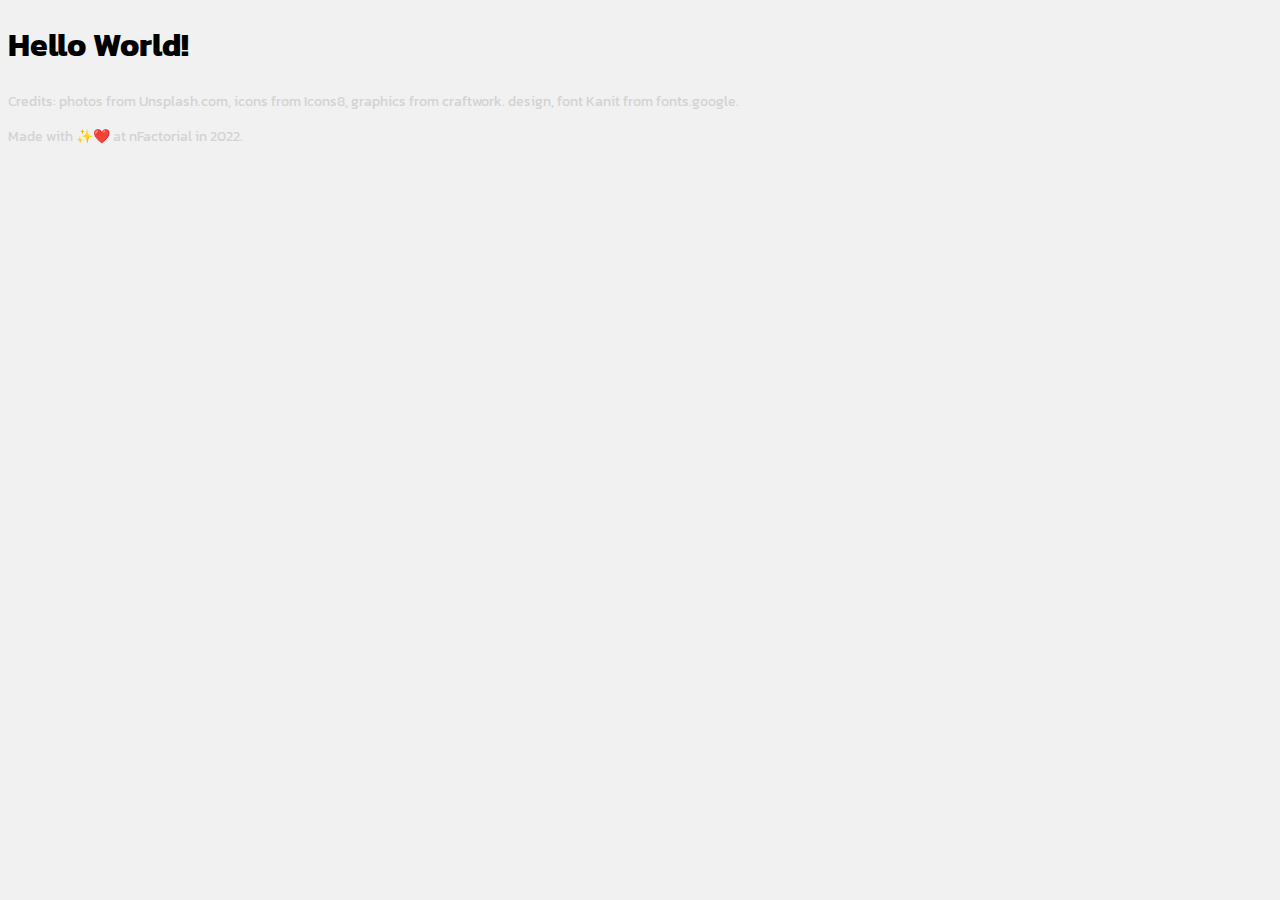
<file: index.html>
<!DOCTYPE html>
<html lang="en">
<head>
    <meta charset="UTF-8">
    <meta http-equiv="X-UA-Compatible" content="IE=edge">
    <meta name="viewport" content="width=device-width, initial-scale=1.0">
    <link href="https://cdn.jsdelivr.net/npm/bootstrap@5.3.0-alpha1/dist/css/bootstrap.min.css" rel="stylesheet" integrity="sha384-GLhlTQ8iRABdZLl6O3oVMWSktQOp6b7In1Zl3/Jr59b6EGGoI1aFkw7cmDA6j6gD" crossorigin="anonymous">
    <link rel="stylesheet" href="index.css" type="text/css">
    <title>Document</title>
</head>
<body class = "bg-color">
    <h1 class = "m-5">Hello World!</h1>
    <div id = "articles"></div>
    <div class="footer-credits m-5 d-flex align-items-end flex-column">
        <p>Credits: photos from Unsplash.com, icons from Icons8, graphics from craftwork.
            design, font Kanit from fonts.google.</p>
        <p class = "text-dark">Made with ✨❤️ at nFactorial in 2022.</p>
    </div>
    <script src="index.js"></script>
    <script src="https://cdn.jsdelivr.net/npm/bootstrap@5.3.0-alpha1/dist/js/bootstrap.bundle.min.js" integrity="sha384-w76AqPfDkMBDXo30jS1Sgez6pr3x5MlQ1ZAGC+nuZB+EYdgRZgiwxhTBTkF7CXvN" crossorigin="anonymous"></script>
</body>
</html>
</file>
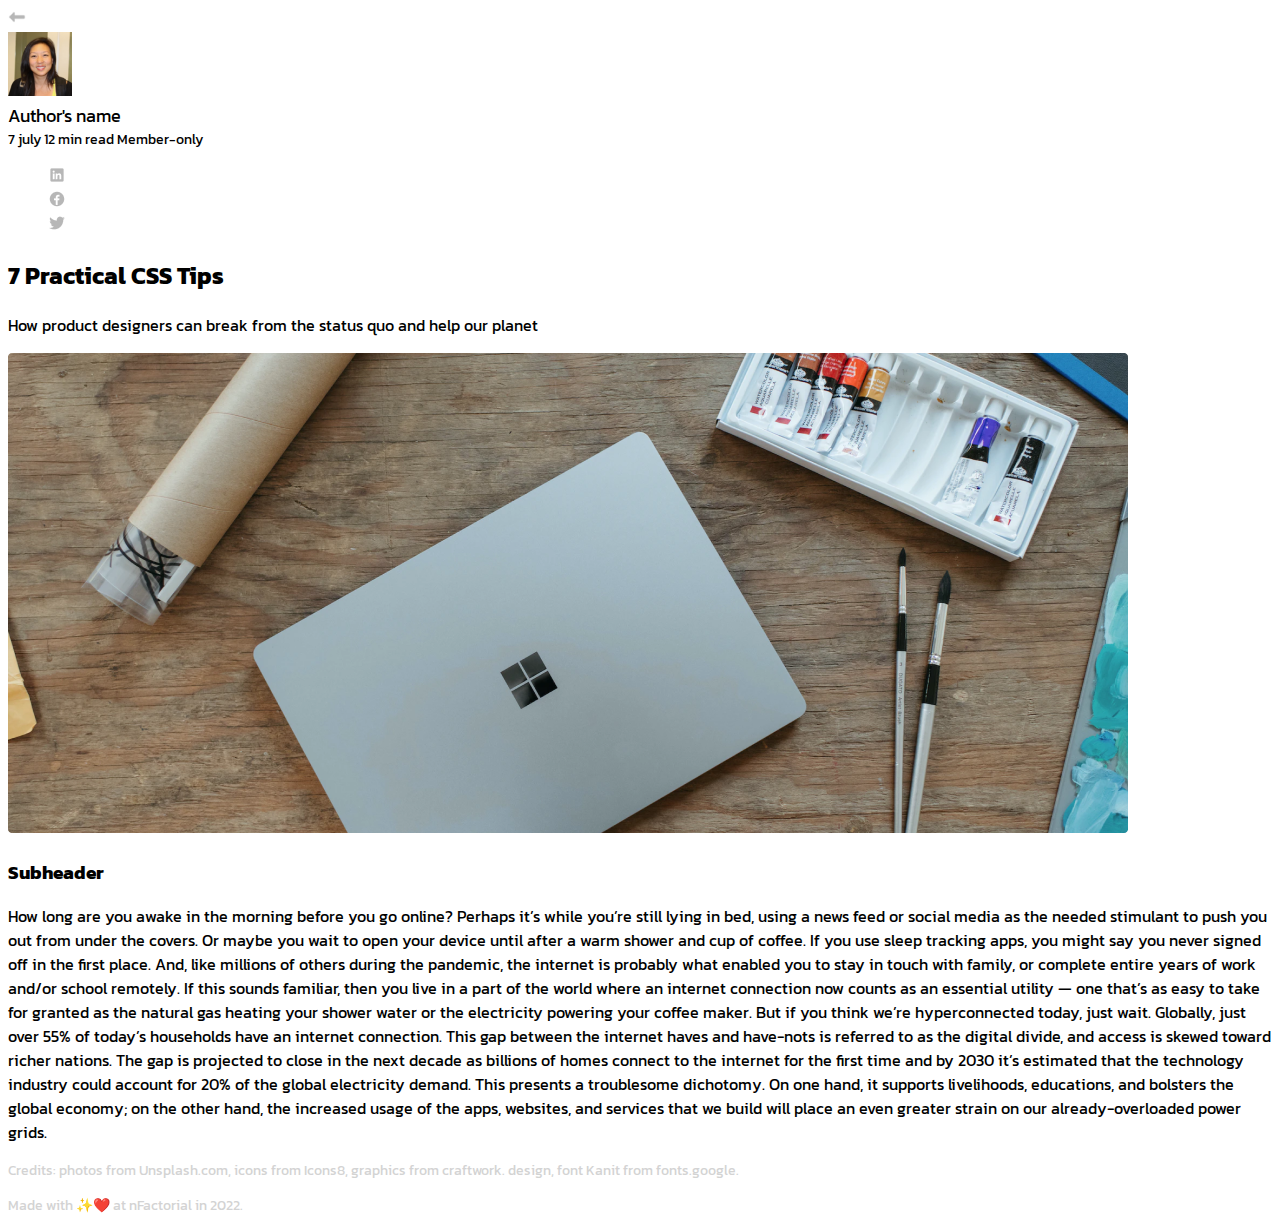
<file: article.html>
<!DOCTYPE html>
<html lang="en">
<head>
    <meta charset="UTF-8">
    <meta http-equiv="X-UA-Compatible" content="IE=edge">
    <meta name="viewport" content="width=device-width, initial-scale=1.0">
    <link href="https://cdn.jsdelivr.net/npm/bootstrap@5.3.0-alpha1/dist/css/bootstrap.min.css" rel="stylesheet" integrity="sha384-GLhlTQ8iRABdZLl6O3oVMWSktQOp6b7In1Zl3/Jr59b6EGGoI1aFkw7cmDA6j6gD" crossorigin="anonymous">
    <link rel="stylesheet" href="index.css" type="text/css">
    <title>Document</title>
</head>
<body>
    <div class="container m-5">
        <div class="row mb-5">
            <div class="col-md-1">
                <a href = "index.html"><img src="./assets/Left.png" class="img-fluid rounded-start" alt="left_arrow" width="18" height="18"/></a>
            </div>
        </div>
        <div class="row">
          <div class="col-md-1">
            <img src="./assets/profile_pic1.webp" class="rounded-circle" alt="Cinque Terre" width="64" height="64"> 
          </div>
          <div class="col">
            <div class="row d-flex justify-content-start author-info">Author's name</div>
            <div class="row details d-flex justify-content-start text-muted">7 july 12 min read Member-only</div>
          </div>
          <div class="col-md-1">
            <div class="row">
                <ul class ="d-flex justify-content-end">
                    <li><img src="./assets/LinkedIn.png" class="img-fluid rounded-start" alt="Cinque Terre" width="18" height="18"/></li>
                    <li><img src="./assets/Facebook Circled.png" class="img-fluid rounded-start" alt="Cinque Terre" width="18" height="18"/></li>
                    <li><img src="./assets/Twitter.png" class="rimg-fluid rounded-start" alt="Cinque Terre" width="18" height="18"/></li>
                    
                </ul>               
            </div>
          </div>
        </div>
        <div class = "main">
            <div class="row mt-5">
                <h2 class="card-title mb-3" id = "title">7 Practical CSS Tips</h2>
                <p class="card-text mb-5" id = "summary">How product designers can break from the status quo and help our planet</p>
            </div>
            <div class="row mb-5">
                <img src="./assets/article_img.png" class="img-fluid rounded-start" alt="article_img">
            </div>
            <div class="row">
                <h3 class = "mb-4">Subheader</h3>
                <p>How long are you awake in the morning before you go online? Perhaps it’s while you’re still lying in bed, using a news feed or social media as the needed stimulant to push you out from under the covers. Or maybe you wait to open your device until after a warm shower and cup of coffee. If you use sleep tracking apps, you might say you never signed off in the first place.
                    And, like millions of others during the pandemic, the internet is probably what enabled you to stay in touch with family, or complete entire years of work and/or school remotely. If this sounds familiar, then you live in a part of the world where an internet connection now counts as an essential utility — one that’s as easy to take for granted as the natural gas heating your shower water or the electricity powering your coffee maker.
                    But if you think we’re hyperconnected today, just wait. Globally, just over 55% of today’s households have an internet connection. This gap between the internet haves and have-nots is referred to as the digital divide, and access is skewed toward richer nations. The gap is projected to close in the next decade as billions of homes connect to the internet for the first time and by 2030 it’s estimated that the technology industry could account for 20% of the global electricity demand. This presents a troublesome dichotomy. On one hand, it supports livelihoods, educations, and bolsters the global economy; on the other hand, the increased usage of the apps, websites, and services that we build will place an even greater strain on our already-overloaded power grids.
                </p>
            </div>
        </div>
    </div>
    <div class="footer-credits m-5 d-flex align-items-end flex-column">
        <p>Credits: photos from Unsplash.com, icons from Icons8, graphics from craftwork.
            design, font Kanit from fonts.google.</p>
        <p class = "text-dark">Made with ✨❤️ at nFactorial in 2022.</p>
    </div>
    <script src="https://cdn.jsdelivr.net/npm/bootstrap@5.3.0-alpha1/dist/js/bootstrap.bundle.min.js" integrity="sha384-w76AqPfDkMBDXo30jS1Sgez6pr3x5MlQ1ZAGC+nuZB+EYdgRZgiwxhTBTkF7CXvN" crossorigin="anonymous"></script>
</body>
</html>
</file>
<file: index.css>
@import url('https://fonts.googleapis.com/css2?family=Kanit&display=swap');
body {
    padding: 0;
    font-family: 'Kanit', sans-serif;
}
a {
    text-decoration: none;
    color: black;
}
.bg-color {
    background-color: #F1F1F1;
}
.btn {
    background-color: #FFFBFE;
    border-radius: 100px;
}
li {
    list-style-type: none;
}
.author-info {
    font-size: 18px;
}
.details {
    font-size: 14px;
}
.footer-credits{
    color: lightgray;
    font-size: 14px;
}
</file>
